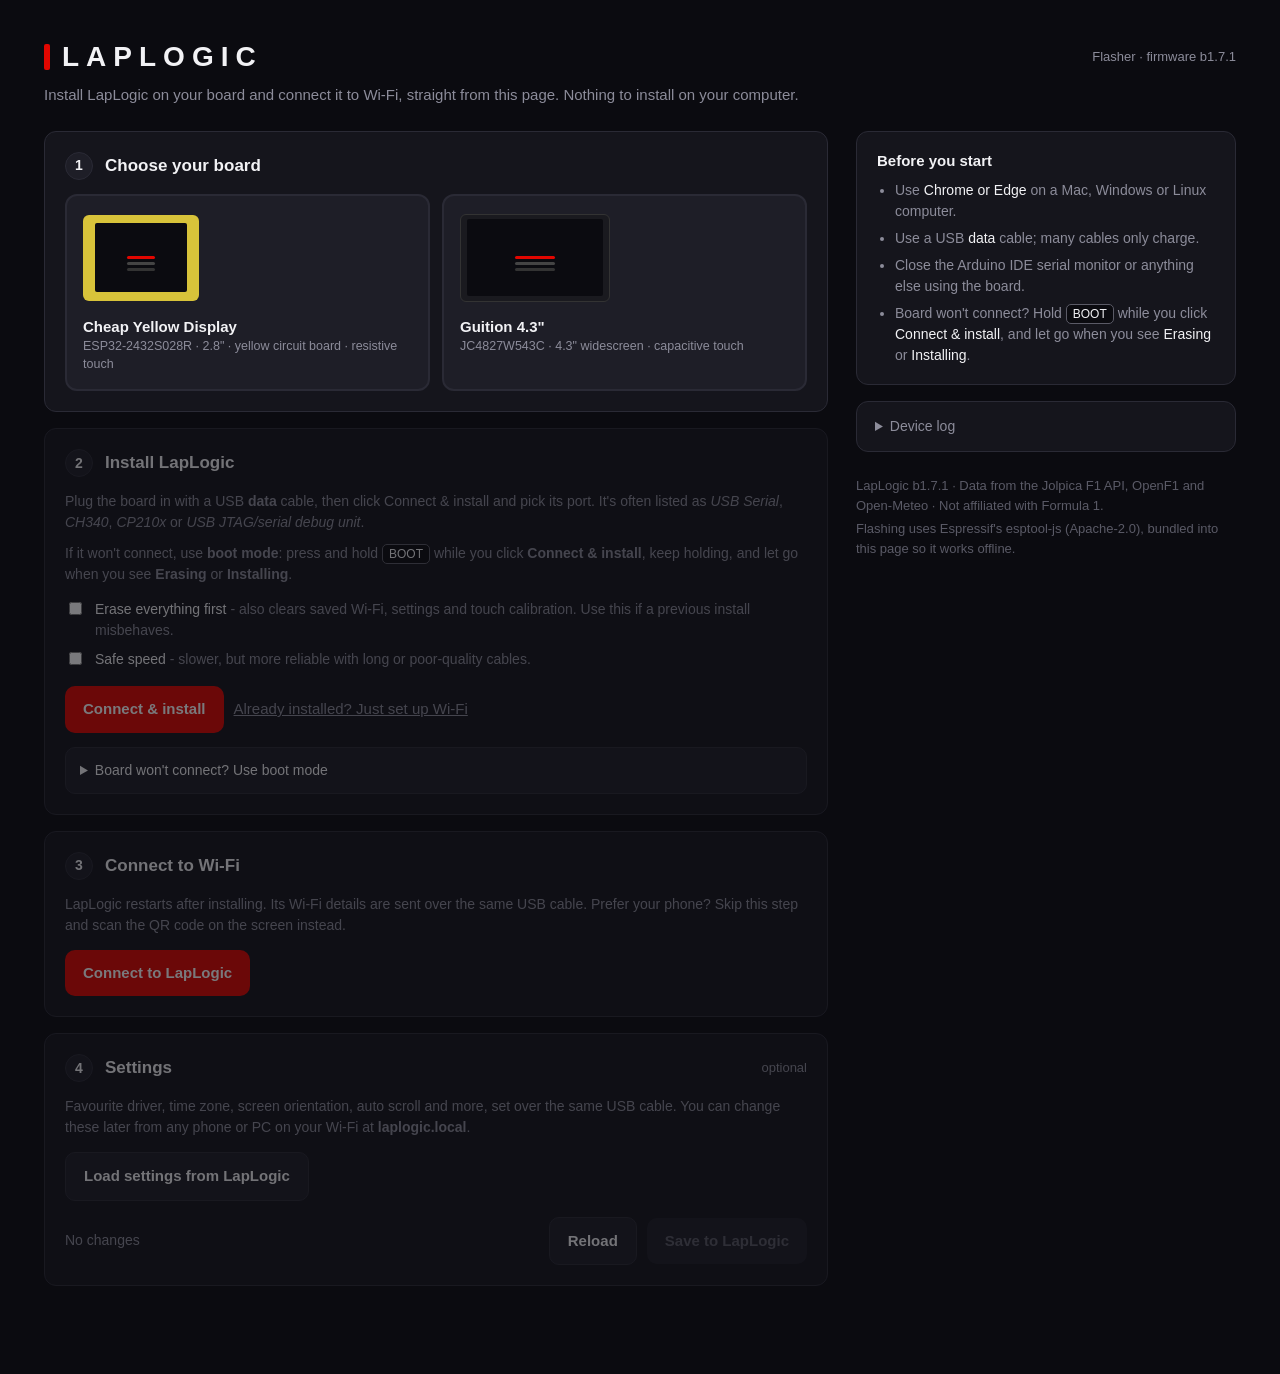
<file: index.html>
<!doctype html>
<html lang="en">
<head>
<meta charset="utf-8">
<meta name="viewport" content="width=device-width, initial-scale=1">
<title>LapLogic Flasher</title>
<meta http-equiv="refresh" content="0; url=LapLogic-Flasher.html">
<link rel="canonical" href="LapLogic-Flasher.html">
</head>
<body>
<p>Opening the <a href="LapLogic-Flasher.html">LapLogic flasher</a>…</p>
</body>
</html>
</file>
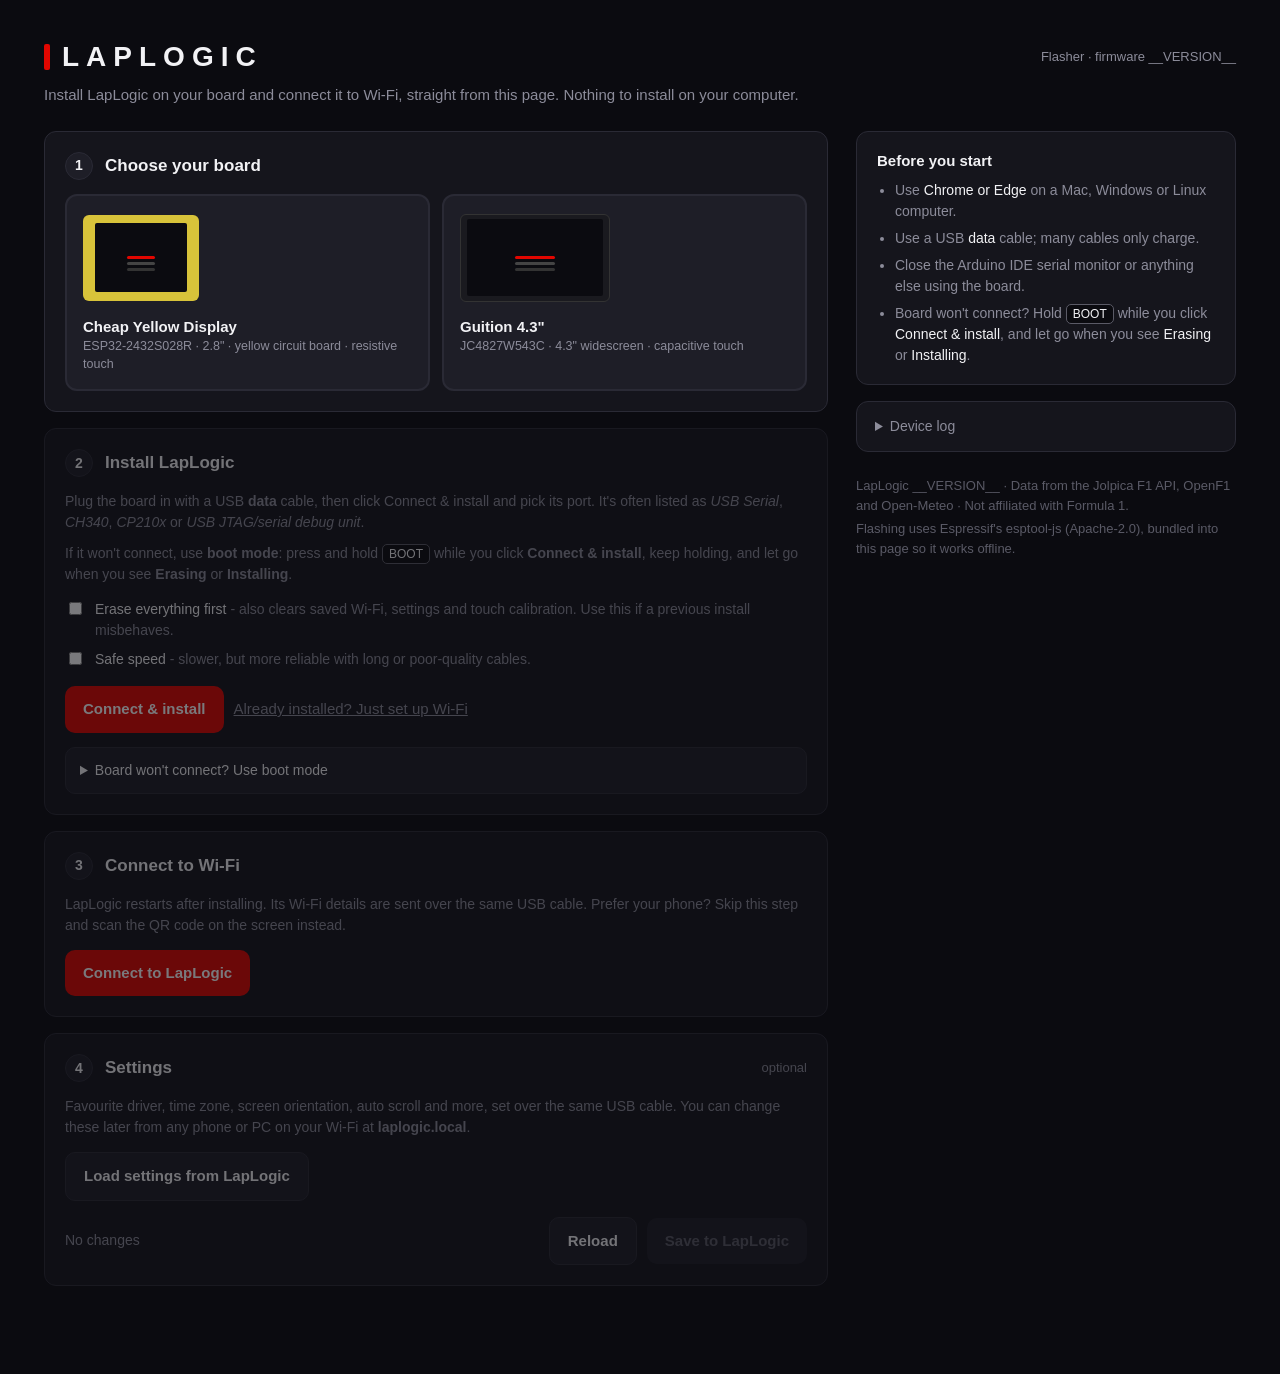
<file: tools/flasher.template.html>
<!doctype html>
<html lang="en">
<head>
<meta charset="utf-8">
<meta name="viewport" content="width=device-width, initial-scale=1">
<title>LapLogic Flasher</title>
<style>
:root {
  --bg: #0b0b10; --surface: #15151c; --surface2: #1e1e27; --line: #2a2a35;
  --text: #f2f2f5; --muted: #8c8c9a; --dim: #5a5a66;
  --accent: #e10600; --accent-2: #ff3b30; --ok: #2bd47d; --warn: #ffb800;
  --radius: 12px;
}
* { box-sizing: border-box; }
html, body { margin: 0; background: var(--bg); color: var(--text);
  font: 15px/1.5 -apple-system, BlinkMacSystemFont, "Segoe UI", Roboto, "Helvetica Neue", Arial, sans-serif; }
main { max-width: 1240px; margin: 0 auto; padding: 36px max(24px, env(safe-area-inset-right, 0px)) 72px max(24px, env(safe-area-inset-left, 0px)); }
.layout { display: grid; grid-template-columns: minmax(0, 1fr); gap: 20px; align-items: start; }
.col-main { min-width: 0; }
.col-side { min-width: 0; display: grid; gap: 16px; }
@media (min-width: 1080px) {
  .layout { grid-template-columns: minmax(0, 1fr) 380px; gap: 28px; }
  .col-side { position: sticky; top: 20px; }
  details.log pre { max-height: 62vh; }
  .step { padding: 26px 28px; }
}
a { color: var(--text); }
button { font: inherit; }

/* header */
.brand { display: flex; align-items: center; gap: 12px; margin-bottom: 6px; }
.brand .bar { width: 6px; height: 26px; background: var(--accent); border-radius: 2px; }
.brand h1 { margin: 0; font-size: 28px; letter-spacing: 7px; font-weight: 600; }
.brand .tag { margin-left: auto; color: var(--muted); font-size: 13px; }
.lede { color: var(--muted); margin: 0 0 24px; }

/* banners */
.banner { border-radius: var(--radius); padding: 14px 16px; margin-bottom: 18px; border: 1px solid; }
.banner.err { background: #2a0e0e; border-color: #5c1a1a; }
.banner.info { background: var(--surface); border-color: var(--line); color: var(--muted); }
.banner strong { color: var(--text); }

/* steps */
.step { background: var(--surface); border: 1px solid var(--line); border-radius: var(--radius);
  padding: 20px; margin-bottom: 16px; transition: opacity .2s; }
.step.locked { opacity: .45; pointer-events: none; }
.step-head { display: flex; align-items: center; gap: 12px; margin-bottom: 14px; }
.num { width: 28px; height: 28px; border-radius: 50%; display: grid; place-items: center;
  background: var(--surface2); border: 1px solid var(--line); font-weight: 600; font-size: 14px; flex: none; }
.step.done .num { background: var(--ok); border-color: var(--ok); color: #04150c; }
.step-head h2 { margin: 0; font-size: 17px; font-weight: 600; }
.step-head .aside { margin-left: auto; color: var(--muted); font-size: 13px; }
.hint { color: var(--muted); font-size: 14px; margin: 10px 0 0; }

/* board picker */
.boards { display: grid; grid-template-columns: 1fr 1fr; gap: 12px; }
.board { text-align: left; background: var(--surface2); border: 2px solid var(--line); border-radius: var(--radius);
  padding: 16px; color: var(--text); cursor: pointer; display: flex; flex-direction: column; gap: 12px; }
.board:hover { border-color: #3d3d4a; }
.board[aria-pressed="true"] { border-color: var(--accent); background: #1f1416; }
.board .pic { height: 92px; display: grid; place-items: center; }
.board b { font-size: 15px; }
.board small { color: var(--muted); display: block; line-height: 1.4; }
.dev { position: relative; border-radius: 6px; display: grid; place-items: center; }
.dev .scr { background: #0b0b10; border-radius: 2px; display: grid; place-items: center; overflow: hidden; }
.dev .scr i { display: block; width: 30%; height: 3px; background: var(--accent); border-radius: 2px; box-shadow: 0 6px 0 #444, 0 12px 0 #333; }
.dev.cyd { width: 116px; height: 86px; background: #d8c33a; }
.dev.cyd .scr { width: 92px; height: 69px; }
.dev.jc { width: 150px; height: 88px; background: #1a1a1f; border: 1px solid #333; }
.dev.jc .scr { width: 136px; height: 77px; }

/* buttons */
.row { display: flex; flex-wrap: wrap; gap: 10px; align-items: center; }
.btn { border: 0; border-radius: 10px; padding: 12px 18px; font-weight: 600; cursor: pointer;
  background: var(--accent); color: #fff; }
.btn:hover { background: var(--accent-2); }
.btn:disabled { background: var(--surface2); color: var(--dim); cursor: not-allowed; }
.btn.secondary { background: var(--surface2); color: var(--text); border: 1px solid var(--line); }
.btn.secondary:hover { border-color: #3d3d4a; }
.link { background: none; border: 0; color: var(--muted); text-decoration: underline; cursor: pointer; padding: 6px 0; }

/* options */
.opts { display: grid; gap: 8px; margin: 14px 0 16px; }
.opt { display: flex; gap: 10px; align-items: flex-start; color: var(--muted); font-size: 14px; }
.opt input { margin-top: 3px; accent-color: var(--accent); }
.opt b { color: var(--text); font-weight: 500; }

/* progress */
.progress { margin-top: 16px; display: none; }
.progress.show { display: block; }
.pbar { height: 10px; background: var(--surface2); border-radius: 6px; overflow: hidden; }
.pbar > div { height: 100%; width: 0; background: var(--accent); transition: width .2s; }
.pbar.ok > div { background: var(--ok); }
.pline { display: flex; justify-content: space-between; margin-top: 8px; font-size: 14px; color: var(--muted); }
.pline b { color: var(--text); font-weight: 500; }

/* status messages */
.msg { margin-top: 14px; padding: 12px 14px; border-radius: 10px; font-size: 14px; display: none; }
.msg.show { display: block; }
.msg.ok { background: #0c2318; border: 1px solid #1d5a3b; }
.msg.err { background: #2a0e0e; border: 1px solid #5c1a1a; }
.msg.wait { background: var(--surface2); border: 1px solid var(--line); color: var(--muted); }
.msg .big { display: block; font-size: 16px; color: var(--text); margin-bottom: 2px; font-weight: 600; }

/* wifi form */
.wifi { display: none; margin-top: 14px; }
.wifi.show { display: block; }
label.f { display: block; font-size: 13px; color: var(--muted); margin: 12px 0 6px; }
select, input[type=text], input[type=password] { width: 100%; background: var(--bg); color: var(--text);
  border: 1px solid var(--line); border-radius: 10px; padding: 11px 12px; font: inherit; }
select:focus, input:focus { outline: 2px solid var(--accent); outline-offset: -1px; }
.pw { position: relative; }
.pw button { position: absolute; right: 6px; top: 6px; bottom: 6px; border: 0; border-radius: 7px;
  background: var(--surface2); color: var(--muted); padding: 0 10px; cursor: pointer; }
.spin { display: inline-block; width: 14px; height: 14px; border: 2px solid var(--dim); border-top-color: var(--text);
  border-radius: 50%; animation: spin .8s linear infinite; vertical-align: -2px; margin-right: 8px; }
@keyframes spin { to { transform: rotate(360deg); } }

/* log */
details.log { margin-top: 0; background: var(--surface); border: 1px solid var(--line); border-radius: var(--radius); }
details.log summary { padding: 14px 18px; cursor: pointer; color: var(--muted); font-size: 14px; }
details.log .tools { display: flex; gap: 8px; padding: 0 18px 10px; }
details.log pre { margin: 0; padding: 12px 18px 18px; max-height: 320px; overflow: auto; font: 12px/1.45 ui-monospace, SFMono-Regular, Menlo, Consolas, monospace;
  color: #c9c9d3; white-space: pre-wrap; word-break: break-all; border-top: 1px solid var(--line); }
.small-btn { background: var(--surface2); color: var(--text); border: 1px solid var(--line); border-radius: 8px; padding: 6px 10px; font-size: 13px; cursor: pointer; }

/* download-mode guide */
details.guide { margin-top: 14px; background: var(--surface2); border: 1px solid var(--line); border-radius: 10px; }
details.guide[open] { border-color: #3d3d4a; }
details.guide.attention { border-color: var(--warn); }
details.guide summary { padding: 12px 14px; cursor: pointer; font-size: 14px; color: var(--text); }
details.guide .body { padding: 0 14px 14px; font-size: 14px; color: var(--muted); }
details.guide ol { margin: 6px 0 10px; padding-left: 20px; }
details.guide li { margin: 4px 0; }
details.guide b { color: var(--text); }
.kbd { display: inline-block; padding: 0 6px; border: 1px solid var(--dim); border-radius: 5px; font-size: 12px; color: var(--text); background: var(--bg); }
.btn.small { padding: 8px 14px; font-size: 14px; margin-top: 10px; }

.sidecard { background: var(--surface); border: 1px solid var(--line); border-radius: var(--radius); padding: 18px 20px; }
.sidecard h3 { margin: 0 0 8px; font-size: 15px; font-weight: 600; }
.sidecard ul { margin: 0; padding-left: 18px; color: var(--muted); font-size: 14px; display: grid; gap: 6px; }
.sidecard b { color: var(--text); font-weight: 500; }
/* settings step */
.setbar { display: flex; flex-wrap: wrap; gap: 10px; align-items: center; margin-top: 16px; }
.setbar .msgline { color: var(--muted); font-size: 14px; flex: 1; min-width: 160px; }
#setForm { margin-top: 14px; }
#setForm .llf section { background: var(--surface2); }
/*FORM_CSS*/
footer { color: var(--dim); font-size: 13px; margin-top: 4px; }
footer p { margin: 4px 0; }

@media (max-width: 560px) {
  .boards { grid-template-columns: 1fr; }
  .brand .tag { display: none; }
}
</style>
</head>
<body>
<main>
  <div class="brand"><div class="bar"></div><h1>LAPLOGIC</h1><span class="tag">Flasher · firmware __VERSION__</span></div>
  <p class="lede">Install LapLogic on your board and connect it to Wi-Fi, straight from this page. Nothing to install on your computer.</p>

  <div class="layout">
  <div class="col-main">
  <div id="unsupported" class="banner err" hidden>
    <strong>This browser can't talk to USB devices.</strong><br>
    Open this file in <strong>Google Chrome</strong> or <strong>Microsoft Edge</strong> on a Mac, Windows or Linux computer.
    (Firefox, Safari and phones don't support Web Serial.)
  </div>

  <!-- 1. Board -->
  <section class="step" id="step1">
    <div class="step-head"><div class="num">1</div><h2>Choose your board</h2></div>
    <div class="boards">
      <button class="board" data-board="cyd" aria-pressed="false">
        <div class="pic"><div class="dev cyd"><div class="scr"><i></i></div></div></div>
        <div><b>Cheap Yellow Display</b><small>ESP32-2432S028R · 2.8" · yellow circuit board · resistive touch</small></div>
      </button>
      <button class="board" data-board="jc" aria-pressed="false">
        <div class="pic"><div class="dev jc"><div class="scr"><i></i></div></div></div>
        <div><b>Guition 4.3"</b><small>JC4827W543C · 4.3" widescreen · capacitive touch</small></div>
      </button>
    </div>
  </section>

  <!-- 2. Install -->
  <section class="step locked" id="step2">
    <div class="step-head"><div class="num">2</div><h2>Install LapLogic</h2><span class="aside" id="fwInfo"></span></div>
    <p class="hint" style="margin-top:0">Plug the board in with a USB <b>data</b> cable, then click Connect &amp; install and pick its port.
      It's often listed as <i>USB Serial</i>, <i>CH340</i>, <i>CP210x</i> or <i>USB JTAG/serial debug unit</i>.</p>
    <p class="hint">If it won't connect, use <b>boot mode</b>: press and hold <span class="kbd">BOOT</span> while you click
      <b>Connect &amp; install</b>, keep holding, and let go when you see <b>Erasing</b> or <b>Installing</b>.</p>
    <div class="opts">
      <label class="opt"><input type="checkbox" id="optErase"><span><b>Erase everything first</b> - also clears saved Wi-Fi, settings and touch calibration. Use this if a previous install misbehaves.</span></label>
      <label class="opt"><input type="checkbox" id="optSlow"><span><b>Safe speed</b> - slower, but more reliable with long or poor-quality cables.</span></label>
    </div>
    <div class="row">
      <button class="btn" id="btnInstall">Connect &amp; install</button>
      <button class="link" id="btnSkipToWifi">Already installed? Just set up Wi-Fi</button>
    </div>
    <div class="progress" id="prog">
      <div class="pbar" id="pbar"><div></div></div>
      <div class="pline"><span id="pstage">Connecting...</span><b id="ppct"></b></div>
    </div>
    <div class="msg" id="installMsg"></div>
    <details class="guide" id="bootGuide">
      <summary>Board won't connect? Use boot mode</summary>
      <div class="body">
        <p style="margin:4px 0">Most boards switch into boot mode by themselves. If yours doesn't, hold its
          <span class="kbd">BOOT</span> button while you connect<span id="bootWhere"></span>.</p>
        <ol>
          <li>Press and <b>hold</b> <span class="kbd">BOOT</span>.</li>
          <li>While holding it, click <b>Connect &amp; install</b> and pick the port.</li>
          <li>Keep holding until the progress bar says <b>Erasing</b> or <b>Installing</b>, then let go.</li>
        </ol>
        <p style="margin:4px 0">Still won't connect? Unplug the board, hold <span class="kbd">BOOT</span> while you plug it
          back in, then click <b>Connect &amp; install</b>. Ticking <b>Safe speed</b> also helps with long cables.</p>
        <p style="margin:4px 0">If the screen stays blank after installing, press <span class="kbd">RST</span> once (or unplug and replug).</p>
      </div>
    </details>
  </section>

  <!-- 3. Wi-Fi -->
  <section class="step locked" id="step3">
    <div class="step-head"><div class="num">3</div><h2>Connect to Wi-Fi</h2></div>
    <p class="hint" style="margin-top:0" id="wifiIntro">LapLogic restarts after installing. Its Wi-Fi details are sent over the same USB cable.
      Prefer your phone? Skip this step and scan the QR code on the screen instead.</p>
    <div class="row" id="wifiStartRow" style="margin-top:14px">
      <button class="btn" id="btnWifiConnect">Connect to LapLogic</button>
    </div>
    <div class="msg" id="wifiWait"></div>
    <div class="wifi" id="wifiForm">
      <label class="f" for="ssidSel">Network</label>
      <select id="ssidSel"></select>
      <div id="ssidOtherWrap" hidden>
        <label class="f" for="ssidOther">Network name</label>
        <input type="text" id="ssidOther" autocomplete="off" spellcheck="false">
      </div>
      <label class="f" for="pass">Password</label>
      <div class="pw"><input type="password" id="pass" autocomplete="off"><button type="button" id="togglePw">Show</button></div>
      <p class="hint">2.4 GHz networks only. If your router has separate 2.4 and 5 GHz names, pick the 2.4 GHz one.</p>
      <div class="row" style="margin-top:14px">
        <button class="btn" id="btnSendWifi">Connect LapLogic</button>
        <button class="btn secondary" id="btnRescan">Scan again</button>
      </div>
    </div>
    <div class="msg" id="wifiMsg"></div>
  </section>

  <!-- 4. Settings -->
  <section class="step locked" id="step4">
    <div class="step-head"><div class="num">4</div><h2>Settings</h2><span class="aside">optional</span></div>
    <p class="hint" style="margin-top:0">Favourite driver, time zone, screen orientation, auto scroll and more, set over the same USB cable.
      You can change these later from any phone or PC on your Wi-Fi at <b>laplogic.local</b>.</p>
    <div class="row" id="setStartRow" style="margin-top:14px">
      <button class="btn secondary" id="btnLoadSettings">Load settings from LapLogic</button>
    </div>
    <div class="msg" id="setWait"></div>
    <div id="setForm"></div>
    <div class="setbar" id="setBar" hidden>
      <span class="msgline" id="setCount">No changes</span>
      <button class="btn secondary" id="btnReloadSettings">Reload</button>
      <button class="btn" id="btnSaveSettings" disabled>Save to LapLogic</button>
    </div>
    <div class="msg" id="setMsg"></div>
  </section>

  </div>
  <aside class="col-side">
  <div class="sidecard">
    <h3>Before you start</h3>
    <ul>
      <li>Use <b>Chrome or Edge</b> on a Mac, Windows or Linux computer.</li>
      <li>Use a USB <b>data</b> cable; many cables only charge.</li>
      <li>Close the Arduino IDE serial monitor or anything else using the board.</li>
      <li>Board won't connect? Hold <span class="kbd">BOOT</span> while you click <b>Connect &amp; install</b>, and let go when you see <b>Erasing</b> or <b>Installing</b>.</li>
    </ul>
  </div>
  <details class="log" id="logBox">
    <summary>Device log</summary>
    <div class="tools"><button class="small-btn" id="btnCopyLog">Copy</button><button class="small-btn" id="btnSaveLog">Save as file</button><button class="small-btn" id="btnClearLog">Clear</button></div>
    <pre id="log"></pre>
  </details>

  <footer>
    <p>LapLogic __VERSION__ · Data from the Jolpica F1 API, OpenF1 and Open-Meteo · Not affiliated with Formula 1.</p>
    <p>Flashing uses Espressif's esptool-js (Apache-2.0), bundled into this page so it works offline.</p>
  </footer>
  </aside>
  </div>
</main>

<script type="application/octet-stream" id="fw-cyd" data-chip="ESP32" data-name="Cheap Yellow Display">__FW_CYD__</script>
<script type="application/octet-stream" id="fw-jc" data-chip="ESP32-S3" data-name="Guition 4.3&quot;">__FW_JC__</script>
<script>/*ESPTOOL*/</script>
<script>/*FORM_JS*/</script>
<script>
"use strict";
(() => {
const $ = (id) => document.getElementById(id);
const VERSION = "__VERSION__";
const TIMEZONES = __TZ_LIST__;
const BOARDS = {
  cyd: { el: "fw-cyd", chip: "ESP32",    name: "Cheap Yellow Display" },
  jc:  { el: "fw-jc",  chip: "ESP32-S3", name: 'Guition 4.3"' },
};
let board = null;
let port = null;          // the SerialPort we're working with
let busy = false;

// ------------------------------------------------------------ log
const logEl = $("log");
let logLines = [];
let partial = "";
function logText(text) {
  partial += text;
  const parts = partial.split(/\r?\n/);
  partial = parts.pop();
  for (const p of parts) pushLine(p);
}
function logNote(text) { if (partial) { pushLine(partial); partial = ""; } pushLine("» " + text); }
function pushLine(line) {
  logLines.push(line);
  if (logLines.length > 800) logLines = logLines.slice(-600);
  const atBottom = logEl.scrollTop + logEl.clientHeight >= logEl.scrollHeight - 8;
  logEl.textContent = logLines.join("\n");
  if (atBottom) logEl.scrollTop = logEl.scrollHeight;
}
$("btnCopyLog").onclick = async () => {
  try { await navigator.clipboard.writeText(logLines.join("\n")); $("btnCopyLog").textContent = "Copied"; setTimeout(() => $("btnCopyLog").textContent = "Copy", 1200); } catch (e) {}
};
$("btnSaveLog").onclick = () => {
  const a = document.createElement("a");
  a.href = URL.createObjectURL(new Blob([logLines.join("\n")], { type: "text/plain" }));
  a.download = "laplogic-log.txt"; a.click(); setTimeout(() => URL.revokeObjectURL(a.href), 1000);
};
$("btnClearLog").onclick = () => { logLines = []; partial = ""; logEl.textContent = ""; };

// ------------------------------------------------------------ ui helpers
function show(id, kind, html) { const e = $(id); e.className = "msg show " + kind; e.innerHTML = html; }
function hide(id) { const e = $(id); e.className = "msg"; e.innerHTML = ""; }
function setStep(n, state) {
  if (n === 3 && state === "open" && $("step4").classList.contains("locked")) setStep(4, "open");
  $("step" + n).classList.toggle("locked", state === "locked");
  $("step" + n).classList.toggle("done", state === "done");
}
function progress(stage, pct, ok) {
  $("prog").classList.add("show");
  $("pstage").textContent = stage;
  $("ppct").textContent = pct == null ? "" : Math.round(pct) + "%";
  $("pbar").firstElementChild.style.width = (pct == null ? 0 : pct) + "%";
  $("pbar").classList.toggle("ok", !!ok);
}
function esc(s) { return String(s).replace(/[&<>"']/g, c => ({ "&": "&amp;", "<": "&lt;", ">": "&gt;", '"': "&quot;", "'": "&#39;" }[c])); }
const sleep = (ms) => new Promise(r => setTimeout(r, ms));

// ------------------------------------------------------------ firmware
function firmware(key) {
  const el = $(BOARDS[key].el);
  if (!el._bytes) {
    const b64 = el.textContent.replace(/\s+/g, "");
    const bin = atob(b64);
    const u8 = new Uint8Array(bin.length);
    for (let i = 0; i < bin.length; i++) u8[i] = bin.charCodeAt(i);
    el._bytes = u8;
  }
  return el._bytes;
}

// MD5 for verifying what was written (esptool compares against the chip's own hash)
function md5(bytes) {
  const K = new Uint32Array(64), S = [7,12,17,22,7,12,17,22,7,12,17,22,7,12,17,22,5,9,14,20,5,9,14,20,5,9,14,20,5,9,14,20,4,11,16,23,4,11,16,23,4,11,16,23,4,11,16,23,6,10,15,21,6,10,15,21,6,10,15,21,6,10,15,21];
  for (let i = 0; i < 64; i++) K[i] = Math.floor(Math.abs(Math.sin(i + 1)) * 4294967296) >>> 0;
  const len = bytes.length, nBlocks = ((len + 8) >>> 6) + 1;
  const words = new Uint32Array(nBlocks * 16);
  for (let i = 0; i < len; i++) words[i >> 2] |= bytes[i] << ((i % 4) * 8);
  words[len >> 2] |= 0x80 << ((len % 4) * 8);
  words[nBlocks * 16 - 2] = (len * 8) >>> 0;
  words[nBlocks * 16 - 1] = Math.floor(len / 536870912) >>> 0;
  let a0 = 0x67452301, b0 = 0xefcdab89, c0 = 0x98badcfe, d0 = 0x10325476;
  for (let blk = 0; blk < nBlocks; blk++) {
    let A = a0, B = b0, C = c0, D = d0;
    for (let i = 0; i < 64; i++) {
      let F, g;
      if (i < 16) { F = (B & C) | (~B & D); g = i; }
      else if (i < 32) { F = (D & B) | (~D & C); g = (5 * i + 1) % 16; }
      else if (i < 48) { F = B ^ C ^ D; g = (3 * i + 5) % 16; }
      else { F = C ^ (B | ~D); g = (7 * i) % 16; }
      F = (F + A + K[i] + words[blk * 16 + g]) >>> 0;
      A = D; D = C; C = B;
      B = (B + ((F << S[i]) | (F >>> (32 - S[i])))) >>> 0;
    }
    a0 = (a0 + A) >>> 0; b0 = (b0 + B) >>> 0; c0 = (c0 + C) >>> 0; d0 = (d0 + D) >>> 0;
  }
  return [a0, b0, c0, d0].map(v => [0, 8, 16, 24].map(s => ((v >>> s) & 255).toString(16).padStart(2, "0")).join("")).join("");
}
window.__laplogicMd5 = md5;   // used by the self-test

// ------------------------------------------------------------ board picker
document.querySelectorAll(".board").forEach(b => b.addEventListener("click", () => selectBoard(b.dataset.board)));
function selectBoard(key) {
  board = key;
  $("bootWhere").textContent = key === "cyd" ? ", usually on the edge next to the USB socket" : ", usually on the back of the board";
  document.querySelectorAll(".board").forEach(b => b.setAttribute("aria-pressed", String(b.dataset.board === key)));
  setStep(1, "done");
  if (!busy) setStep(2, "open");
  const size = (firmware(key).length / 1048576).toFixed(2);
  $("fwInfo").textContent = `${VERSION}${VERSION[0] === "b" ? " (beta)" : ""} · ${size} MB`;
  hide("installMsg");
}

// ------------------------------------------------------------ install
function isUnplugError(e) { return /disconnected|device has been lost|NetworkError|The device has been lost|unplugged/i.test(String(e && (e.message || e))); }
function isNoResponse(e) { return /Failed to connect|Timeout|timed out|No serial data|wrong boot mode/i.test(String(e && (e.message || e))); }

function openBootGuide() {
  const g = $("bootGuide");
  g.open = true;
  g.classList.add("attention");
}

function friendlyError(e) {
  const m = String(e && (e.message || e)) || "Unknown error";
  if (isNoResponse(e))
    return "The board didn't respond, so it needs boot mode. Press and hold <b>BOOT</b>, click <b>Connect &amp; install</b> again, and let go when you see <b>Erasing</b> or <b>Installing</b>. Ticking <b>Safe speed</b> can also help.";
  if (/open|already open|busy|Access denied|NetworkError/i.test(m))
    return "The port is in use. Close the Arduino IDE serial monitor or any other app using the board, then try again.";
  if (isUnplugError(e))
    return "The board was unplugged or lost power. Plug it back in and retry. A half-finished install does no harm; it's simply written again.";
  return esc(m);
}

$("btnInstall").onclick = async () => {
  if (!board || busy) return;
  busy = true;
  $("btnInstall").disabled = true;
  hide("installMsg");
  let transport = null;
  try {
    try { port = await navigator.serial.requestPort(); }
    catch (e) { if (e.name === "NotFoundError") return; throw e; }   // user cancelled the picker

    progress("Connecting to the board...", null);
    logNote("Connecting...");
    transport = new esptool.Transport(port, false);
    const terminal = { clean() {}, writeLine: (d) => logText(d + "\n"), write: (d) => logText(d) };
    const loader = new esptool.ESPLoader({
      transport, baudrate: $("optSlow").checked ? 115200 : 921600, romBaudrate: 115200, terminal, debugLogging: false,
    });
    const chipDesc = await loader.main();
    const chip = loader.chip.CHIP_NAME;
    logNote(`Found ${chipDesc}`);

    if (chip !== BOARDS[board].chip) {
      const other = Object.keys(BOARDS).find(k => BOARDS[k].chip === chip);
      await transport.disconnect().catch(() => {});
      transport = null;
      $("prog").classList.remove("show");
      show("installMsg", "err",
        `<span class="big">That board has an ${esc(chip)}, not an ${esc(BOARDS[board].chip)}</span>` +
        (other ? `It looks like a <b>${esc(BOARDS[other].name)}</b>. <button class="link" id="switchBoard">Switch to that and try again</button>`
               : `LapLogic doesn't support this board.`));
      if (other) $("switchBoard").onclick = () => { selectBoard(other); $("btnInstall").click(); };
      return;
    }

    const image = firmware(board);
    if ($("optErase").checked) {
      progress("Erasing the whole flash (about 15 seconds). You can let go of BOOT...", null);
      await loader.eraseFlash();
    }
    progress("Installing... (you can let go of BOOT)", 0);
    // Write everything except the settings area (0x9000-0xDFFF), so Wi-Fi and settings survive
    // an update. "Erase everything first" above clears them on purpose.
    const NVS_START = 0x9000, NVS_END = 0xE000;
    await loader.writeFlash({
      fileArray: [{ data: image.subarray(0, NVS_START), address: 0 },
                  { data: image.subarray(NVS_END), address: NVS_END }],
      flashMode: "keep", flashFreq: "keep", flashSize: "keep",
      eraseAll: false, compress: true,
      // per part: bytes sent / that part's compressed size; weight the parts by their real size
      reportProgress: (i, sent, total) => {
        const a = NVS_START, b = image.length - NVS_END, f = total ? sent / total : 0;
        progress("Installing... (you can let go of BOOT)", (i ? a + f * b : f * a) / (a + b) * 100);
      },
      calculateMD5Hash: (img) => md5(img),
    });
    progress("Verified. Restarting LapLogic...", 100, true);
    await loader.after("hard_reset");
    await transport.disconnect().catch(() => {});
    transport = null;
    logNote("Install complete");

    $("bootGuide").classList.remove("attention");
    show("installMsg", "ok", `<span class="big">LapLogic is installed</span>` +
      (board === "cyd" ? "The screen will ask you to <b>tap three red crosses</b> to calibrate touch. Do that, then carry on below."
                       : "You should see the LapLogic logo on the screen.") +
      ` If the screen stays blank, press the board's <span class="kbd">RST</span> button once.`);
    setStep(2, "done");
    setStep(3, "open");
    $("wifiIntro").scrollIntoView({ behavior: "smooth", block: "center" });
    startWifi(true);
  } catch (e) {
    console.error(e);
    logNote("Error: " + (e && e.message || e));
    $("prog").classList.remove("show");
    show("installMsg", "err", `<span class="big">Install didn't finish</span>${friendlyError(e)}` +
      `<br><button class="btn small" id="btnRetryInstall">Retry install</button>`);
    $("btnRetryInstall").onclick = () => $("btnInstall").click();
    if (isNoResponse(e)) openBootGuide();
    if (transport) await transport.disconnect().catch(() => {});
  } finally {
    busy = false;
    $("btnInstall").disabled = false;
  }
};

$("btnSkipToWifi").onclick = () => { setStep(3, "open"); $("step3").scrollIntoView({ behavior: "smooth", block: "center" }); };

// ------------------------------------------------------------ Improv Wi-Fi over serial
const HDR = [73, 77, 80, 82, 79, 86];   // "IMPROV"
class Improv {
  constructor(port) { this.port = port; this.buf = []; this.waiters = []; this.closed = false; this.decoder = new TextDecoder(); }
  async open() {
    await this.port.open({ baudRate: 115200 });
    // Release reset/boot lines so the board runs normally
    try { await this.port.setSignals({ dataTerminalReady: false, requestToSend: false }); } catch (e) {}
    this.readLoop();
  }
  async readLoop() {
    while (!this.closed && this.port.readable) {
      this.reader = this.port.readable.getReader();
      try {
        for (;;) {
          const { value, done } = await this.reader.read();
          if (done) break;
          if (value) this.feed(value);
        }
      } catch (e) { if (!this.closed) logNote("Serial: " + e.message); }
      finally { try { this.reader.releaseLock(); } catch (e) {} }
      if (this.closed) break;
      await sleep(100);
      if (!this.port.readable) break;
    }
  }
  feed(bytes) {
    for (const b of bytes) this.buf.push(b);
    for (;;) {
      const i = this.findHeader();
      if (i < 0) {   // no packet start: everything except a possible partial header is log text
        const keep = Math.min(this.buf.length, 5);
        this.flushText(this.buf.length - keep);
        return;
      }
      if (i > 0) this.flushText(i);
      if (this.buf.length < 9) return;
      const len = this.buf[8], total = 9 + len + 1;
      if (this.buf.length < total) return;
      const pkt = this.buf.splice(0, total);
      let sum = 0; for (let k = 0; k < total - 1; k++) sum = (sum + pkt[k]) & 255;
      if (sum !== pkt[total - 1] || pkt[6] !== 1) { logNote("Ignored a corrupted packet"); continue; }
      if (this.buf[0] === 10) this.buf.shift();   // newline after each packet
      this.dispatch(pkt[7], pkt.slice(9, 9 + len));
    }
  }
  findHeader() {
    outer: for (let i = 0; i + 6 <= this.buf.length; i++) {
      for (let k = 0; k < 6; k++) if (this.buf[i + k] !== HDR[k]) continue outer;
      return i;
    }
    // a header might be split across reads: report "not found" but keep the tail
    return -1;
  }
  flushText(n) {
    if (n <= 0) return;
    const chunk = this.buf.splice(0, n);
    logText(this.decoder.decode(new Uint8Array(chunk), { stream: true }));
  }
  dispatch(type, data) {
    const ev = { type, data };
    if (type === 4) {   // RPC result: cmd, len, then length-prefixed strings
      const strs = []; let p = 2;
      while (p < data.length) { const l = data[p++]; strs.push(new TextDecoder().decode(new Uint8Array(data.slice(p, p + l)))); p += l; }
      ev.cmd = data[0]; ev.strings = strs;
    }
    for (const w of [...this.waiters]) if (w.match(ev)) { this.waiters.splice(this.waiters.indexOf(w), 1); w.resolve(ev); }
    if (this.onEvent) this.onEvent(ev);
  }
  wait(match, timeoutMs) {
    return new Promise((resolve, reject) => {
      const w = { match, resolve };
      this.waiters.push(w);
      setTimeout(() => { const i = this.waiters.indexOf(w); if (i >= 0) { this.waiters.splice(i, 1); reject(new Error("timeout")); } }, timeoutMs);
    });
  }
  async send(cmd, payload = []) {
    const data = [cmd, payload.length, ...payload];
    const pkt = [...HDR, 1, 3, data.length, ...data];
    let sum = 0; for (const b of pkt) sum = (sum + b) & 255;
    pkt.push(sum);
    const w = this.port.writable.getWriter();
    try { await w.write(new Uint8Array(pkt)); } finally { w.releaseLock(); }
  }
  async close() {
    this.closed = true;
    try { await this.reader?.cancel(); } catch (e) {}
    try { await this.port.close(); } catch (e) {}
  }
}
window.__LapLogicImprov = Improv;   // used by the self-test

let improv = null;
let networks = [];
let unplugged = false;     // the board vanished during Wi-Fi setup
let closing = Promise.resolve();   // an old connection still shutting down (same port object - must finish first)
let lastInfo = null;       // USB ids of the board we were talking to, to spot it coming back

function sameDevice(p) {
  if (!lastInfo || !p.getInfo) return false;
  const i = p.getInfo();
  return i.usbVendorId === lastInfo.usbVendorId && i.usbProductId === lastInfo.usbProductId;
}

function showUnplugged() {
  $("wifiForm").classList.remove("show");
  hide("wifiWait");
  $("wifiStartRow").style.display = "";
  $("btnWifiConnect").textContent = "Reconnect";
  show("wifiMsg", "err", `<span class="big">LapLogic was unplugged</span>Plug it back in and this page will reconnect by itself. If it doesn't, click Reconnect.`);
}

async function openPortWithRetry(p, ms) {
  // Boards with native USB re-appear as a new device after a reset; wait for them.
  const info = p.getInfo ? p.getInfo() : {};
  const until = Date.now() + ms;
  let lastErr;
  while (Date.now() < until) {
    try { const imp = new Improv(p); await imp.open(); return imp; }
    catch (e) {
      lastErr = e;
      await sleep(700);
      const ports = await navigator.serial.getPorts();
      const again = ports.find(x => { const i = x.getInfo(); return i.usbVendorId === info.usbVendorId && i.usbProductId === info.usbProductId; });
      if (again) p = again;
    }
  }
  throw lastErr || new Error("Couldn't open the port");
}

$("btnWifiConnect").onclick = async () => {
  // after an unplug, reuse the board we already have permission for if it's back
  if (unplugged && navigator.serial) {
    const back = (await navigator.serial.getPorts()).find(sameDevice);
    if (back) { port = back; startWifi(true); return; }
  }
  startWifi(false);
};

// Opens the serial port and waits until LapLogic answers. Returns { state, urlReply } or null if
// the person cancelled the port picker. `waitId` is the message box to show progress in.
async function connectBoard(afterInstall, waitId) {
    if (improv) { closing = improv.close(); improv = null; }
    await closing.catch(() => {});
    if (!afterInstall || !port) {
      try { port = await navigator.serial.requestPort(); }
      catch (e) { if (e.name === "NotFoundError") return null; throw e; }
    }
    show(waitId, "wait", `<span class="spin"></span>Opening the connection...`);
    improv = await openPortWithRetry(port, afterInstall ? 15000 : 4000);
    port = improv.port;
    lastInfo = port.getInfo ? port.getInfo() : null;
    unplugged = false;
    logNote("Waiting for LapLogic to answer...");

    // Ask for its state until it answers (it may be calibrating or still starting)
    const started = Date.now();
    let state = null;
    let urlReply = null;
    while (!state) {
      const secs = Math.round((Date.now() - started) / 1000);
      let note = "Waiting for LapLogic to start...";
      if (board !== "jc") note += " If the screen shows red crosses, tap the centre of each one.";
      if (secs > 20) note += " The first start can take up to a minute.";
      show(waitId, "wait", `<span class="spin"></span>${note}`);
      // listen for both replies before asking, so neither can slip past
      const pState = improv.wait(ev => ev.type === 1, 1500);
      pState.catch(() => {});   // handled below; stops an "unhandled rejection" if the board vanishes first
      urlReply = improv.wait(ev => ev.type === 4 && ev.cmd === 2, 3000).catch(() => null);
      try {
        if (unplugged) throw new Error("unplugged");
        await improv.send(0x02);
        state = await pState;
      } catch (e) {
        if (unplugged || isUnplugError(e)) throw new Error("unplugged");
        if (Date.now() - started > 150000) throw new Error("no-answer");
      }
    }

    const info = await improv.send(0x03).then(() => improv.wait(ev => ev.type === 4 && ev.cmd === 3, 3000)).catch(() => null);
    if (info) logNote(`Talking to ${info.strings[0]} ${info.strings[1]} on ${info.strings[2]}`);
    hide(waitId);
    setStep(4, "open");
    return { state, urlReply };
}

async function startWifi(afterInstall) {
  if (busy) return;
  busy = true;
  hide("wifiMsg");
  $("wifiForm").classList.remove("show");
  $("wifiStartRow").style.display = "none";
  try {
    const c = await connectBoard(afterInstall, "wifiWait");
    if (!c) { $("wifiStartRow").style.display = ""; return; }
    const { state, urlReply } = c;

    if (state.data[0] === 4) {   // already provisioned
      const res = await urlReply;
      const url = res && res.strings[0];
      show("wifiMsg", "ok", `<span class="big">LapLogic is already online</span>` +
        (url ? `Settings: <a href="${esc(url)}" target="_blank" rel="noopener">${esc(url)}</a> or <a href="http://laplogic.local" target="_blank" rel="noopener">laplogic.local</a>. ` : "") +
        `To move it to a different network, choose one below.`);
    }
    await scan();
  } catch (e) {
    console.error(e);
    hide("wifiWait");
    $("wifiStartRow").style.display = "";
    $("btnWifiConnect").textContent = "Try again";
    if (e.message === "unplugged" || isUnplugError(e)) showUnplugged();
    else if (e.message === "no-answer")
      show("wifiMsg", "err", `<span class="big">LapLogic didn't answer</span>Make sure LapLogic is installed and the board is plugged in. Unplug it, plug it back in, then click Try again. The device log below shows what the board printed.`);
    else show("wifiMsg", "err", `<span class="big">Couldn't connect to the board</span>${friendlyError(e)}`);
  } finally {
    busy = false;
  }
}

async function scan() {
  show("wifiWait", "wait", `<span class="spin"></span>Looking for Wi-Fi networks...`);
  $("btnRescan").disabled = true;
  const found = [];
  try {
    const imp = improv;   // this connection, even if a reconnect replaces `improv` meanwhile
    const done = new Promise((resolve) => {
      const prev = imp.onEvent;
      let t = null;
      const finish = () => { clearTimeout(t); imp.onEvent = prev; resolve(); };
      imp.onEvent = (ev) => {
        if (prev) prev(ev);
        if (ev.type === 4 && ev.cmd === 4) {
          if (ev.strings.length === 0) finish();
          else found.push({ ssid: ev.strings[0], rssi: parseInt(ev.strings[1], 10), secure: ev.strings[2] === "YES" });
        }
      };
      t = setTimeout(finish, 15000);
    });
    await imp.send(0x04);
    await done;
  } catch (e) { logNote("Scan failed: " + e.message); }
  $("btnRescan").disabled = false;
  hide("wifiWait");

  networks = found.sort((a, b) => b.rssi - a.rssi);
  const sel = $("ssidSel");
  sel.innerHTML = "";
  for (const n of networks) {
    const o = document.createElement("option");
    const bars = n.rssi > -60 ? "▂▄▆█" : n.rssi > -70 ? "▂▄▆" : n.rssi > -80 ? "▂▄" : "▂";
    o.value = n.ssid; o.textContent = `${n.ssid}   ${bars}${n.secure ? "" : "  (open)"}`;
    sel.appendChild(o);
  }
  const other = document.createElement("option");
  other.value = "\u0000other"; other.textContent = networks.length ? "Other network..." : "Type the network name...";
  sel.appendChild(other);
  sel.onchange = () => { $("ssidOtherWrap").hidden = sel.value !== "\u0000other"; updatePwState(); };
  sel.onchange();
  $("wifiForm").classList.add("show");
  if (!networks.length) show("wifiMsg", "wait", "No networks found. Type your network's name instead, or click Scan again.");
}

function chosenSsid() { const v = $("ssidSel").value; return v === "\u0000other" ? $("ssidOther").value.trim() : v; }
function updatePwState() {
  const n = networks.find(x => x.ssid === $("ssidSel").value);
  $("pass").placeholder = n && !n.secure ? "No password needed" : "";
}
$("togglePw").onclick = () => { const p = $("pass"); p.type = p.type === "password" ? "text" : "password"; $("togglePw").textContent = p.type === "password" ? "Show" : "Hide"; };
$("btnRescan").onclick = () => { hide("wifiMsg"); scan(); };

$("btnSendWifi").onclick = async () => {
  const ssid = chosenSsid(), pass = $("pass").value;
  const enc = new TextEncoder();
  const s = enc.encode(ssid), p = enc.encode(pass);
  if (!ssid) { show("wifiMsg", "err", "Choose or type a network name."); return; }
  if (s.length > 32) { show("wifiMsg", "err", "That network name is too long (32 characters at most)."); return; }
  if (p.length > 64) { show("wifiMsg", "err", "That password is too long (64 characters at most)."); return; }
  $("btnSendWifi").disabled = true;
  hide("wifiMsg");
  show("wifiWait", "wait", `<span class="spin"></span>Connecting LapLogic to <b>${esc(ssid)}</b>...`);
  try {
    // success = RPC result with the URL; failure = "unable to connect" error (3)
    const outcome = improv.wait(ev => (ev.type === 4 && ev.cmd === 1) || (ev.type === 2 && ev.data[0] === 3), 35000);
    outcome.catch(() => {});  // handled below
    await improv.send(0x01, [s.length, ...s, p.length, ...p]);
    const ev = await outcome;
    hide("wifiWait");
    if (ev.type === 4) {
      const url = ev.strings[0] || "http://laplogic.local";
      $("wifiForm").classList.remove("show");
      setStep(3, "done");
      show("wifiMsg", "ok", `<span class="big">LapLogic is online</span>` +
        `It's loading the F1 data now. Choose your favourite driver, time zone and more in step 4 below, or later at ` +
        `<a href="${esc(url)}" target="_blank" rel="noopener">${esc(url)}</a> or <a href="http://laplogic.local" target="_blank" rel="noopener">laplogic.local</a>. ` +
        `When you're done you can unplug the USB cable and power it from any USB charger.`);
      loadSettings();
    } else {
      show("wifiMsg", "err", `<span class="big">Couldn't join ${esc(ssid)}</span>Check the password, and that it's a 2.4 GHz network, then try again.`);
    }
  } catch (e) {
    hide("wifiWait");
    if (unplugged || isUnplugError(e)) showUnplugged();
    else show("wifiMsg", "err", `<span class="big">No reply from LapLogic</span>It may still be connecting. Watch its screen; if it doesn't come online, check the password and try again.`);
  } finally {
    $("btnSendWifi").disabled = false;
  }
};

// ------------------------------------------------------------ settings over USB (LapLogic commands 0x81-0x83)
let setForm = null;
let expectRestart = 0;      // Date.now() until which a disconnect is LapLogic restarting on purpose

function strBytes(str) { return Array.from(new TextEncoder().encode(str)); }

async function readSettings() {
  const values = {}, drivers = [];
  const imp = improv;
  await new Promise((resolve, reject) => {
    const prev = imp.onEvent;
    const done = (err) => { imp.onEvent = prev; clearTimeout(t); err ? reject(err) : resolve(); };
    const t = setTimeout(() => done(new Error("timeout")), 6000);
    imp.onEvent = (ev) => {
      if (prev) prev(ev);
      if (ev.type === 2 && ev.data[0] === 2) return done(new Error("old-firmware"));   // unknown command
      if (ev.type !== 4 || ev.cmd !== 0x81) return;
      if (!ev.strings.length) return done();
      const [k, v] = ev.strings;
      if (k === "driver") { const i = v.indexOf(" "); drivers.push(i > 0 ? [v.slice(0, i), v.slice(i + 1)] : [v, ""]); }
      else values[k] = v;
    };
    imp.send(0x81).catch(done);
  });
  return { values, drivers, timezones: TIMEZONES };
}

function showSettingsForm(data) {
  setForm = LapLogicForm($("setForm"), data);
  $("setBar").hidden = false;
  $("setStartRow").style.display = "none";
}

async function loadSettings() {
  if (busy) return;
  busy = true;
  hide("setMsg");
  try {
    if (!improv) {
      const c = await connectBoard(false, "setWait");
      if (!c) return;
    }
    show("setWait", "wait", `<span class="spin"></span>Reading LapLogic's settings...`);
    const data = await readSettings();
    hide("setWait");
    showSettingsForm(data);
    if (!data.drivers.length) waitForDrivers();
    logNote(`Settings loaded (${data.values.board || "?"} ${data.values.version || "?"})`);
  } catch (e) {
    console.error(e);
    hide("setWait");
    $("setStartRow").style.display = "";
    if (e.message === "old-firmware")
      show("setMsg", "err", `<span class="big">This LapLogic is too old for settings over USB</span>Install the latest version in step 2, then try again.`);
    else if (unplugged || isUnplugError(e)) show("setMsg", "err", `<span class="big">LapLogic was unplugged</span>Plug it back in, then click Load settings again.`);
    else show("setMsg", "err", `<span class="big">LapLogic didn't send its settings</span>Make sure it has finished starting up, then try again.`);
  } finally {
    busy = false;
  }
}
// Straight after Wi-Fi setup LapLogic hasn't loaded the standings yet, so the form starts with the
// built-in grid. Ask again every 10 seconds for a couple of minutes and swap in the real list.
let driverTimer = null;
function waitForDrivers() {
  clearInterval(driverTimer);
  let tries = 0;
  driverTimer = setInterval(async () => {
    if (++tries > 12 || !improv || !setForm) { clearInterval(driverTimer); return; }
    if (busy) return;
    busy = true;
    try {
      const d = await readSettings();
      if (d.drivers.length) { setForm.setDrivers(d.drivers); clearInterval(driverTimer); logNote(`Driver list updated (${d.drivers.length} drivers)`); }
    } catch (e) {} finally { busy = false; }
  }, 10000);
}
$("btnLoadSettings").onclick = loadSettings;
$("btnReloadSettings").onclick = loadSettings;

setInterval(() => {
  if (!setForm) return;
  const n = Object.keys(setForm.changes()).length;
  $("btnSaveSettings").disabled = n === 0 || busy;
  $("setCount").textContent = n ? `${n} unsaved change${n > 1 ? "s" : ""}` : "No changes";
}, 300);

$("btnSaveSettings").onclick = async () => {
  if (busy || !setForm || !improv) { if (!improv) show("setMsg", "err", "LapLogic isn't connected. Click Reload to reconnect."); return; }
  const changes = setForm.changes();
  busy = true;
  hide("setMsg");
  show("setWait", "wait", `<span class="spin"></span>Saving...`);
  const errors = {};
  try {
    for (const [k, v] of Object.entries(changes)) {
      const kb = strBytes(k), vb = strBytes(v);
      if (kb.length + vb.length > 240) { errors[k] = "too long"; continue; }
      const reply = improv.wait(ev => ev.type === 4 && ev.cmd === 0x82 && ev.strings[0] === k, 3000);
      reply.catch(() => {});
      await improv.send(0x82, [kb.length, ...kb, vb.length, ...vb]);
      const ev = await reply;
      if (ev.strings[1] !== "ok") errors[k] = ev.strings[1];
    }
    const applied = improv.wait(ev => ev.type === 4 && ev.cmd === 0x83, 4000);
    applied.catch(() => {});
    await improv.send(0x83);
    const restart = (await applied).strings[0] === "restart";
    hide("setWait");
    if (Object.keys(errors).length) {
      setForm.setErrors(errors);
      show("setMsg", "err", `Some settings weren't saved - see the notes above.`);
    }
    if (restart) {
      expectRestart = Date.now() + 30000;
      const isCyd = !!$("setForm").querySelector('[data-key="colours"]');   // only the CYD has that setting
      show("setMsg", "ok", `<span class="big">Saved</span><span class="spin"></span>LapLogic is restarting with the new settings...` +
        (isCyd && changes.orient ? " When it asks, tap the centre of each red cross to calibrate touch for the new orientation." : ""));
      const back = await safeReadAfterRestart();
      expectRestart = 0;   // from here on, a disconnect really is an unplug
      if (!back) show("setMsg", "ok", `<span class="big">Saved</span>LapLogic restarted. Click Reload to see its settings again.`);
      return;
    }
    if (!Object.keys(errors).length) show("setMsg", "ok", `<span class="big">Saved</span>LapLogic is using the new settings.`);
    const data = await readSettings().catch(() => null);
    if (data) { const err = Object.keys(errors).length; showSettingsForm(data); if (err) setForm.setErrors(errors); }
  } catch (e) {
    hide("setWait");
    if (unplugged || isUnplugError(e)) show("setMsg", "err", `<span class="big">LapLogic was unplugged</span>Plug it back in, then click Reload.`);
    else show("setMsg", "err", `<span class="big">No reply from LapLogic</span>Some settings may not have been saved. Click Reload to check.`);
  } finally {
    busy = false;
  }
};

// After a restart: wait for LapLogic to come back on the same cable, then read the settings again.
async function safeReadAfterRestart() {
  try {
    await sleep(2500);
    const until = Date.now() + 60000;
    while (Date.now() < until) {
      if (!improv) {   // native USB: the port went away and came back
        const back = navigator.serial && (await navigator.serial.getPorts()).find(sameDevice);
        if (back) { try { improv = await openPortWithRetry(back, 5000); port = improv.port; unplugged = false; } catch (e) {} }
      }
      if (improv) {
        try {
          const st = improv.wait(ev => ev.type === 1, 1500); st.catch(() => {});
          await improv.send(0x02); await st;
          const data = await readSettings();
          showSettingsForm(data);
          show("setMsg", "ok", `<span class="big">Saved</span>LapLogic has restarted with the new settings.`);
          return data.values;
        } catch (e) {}
      }
      await sleep(1500);
    }
  } catch (e) {}
  return null;
}

// ------------------------------------------------------------ start
if (!("serial" in navigator)) {
  $("unsupported").hidden = false;
  document.querySelectorAll(".step").forEach(s => s.classList.add("locked"));
}
if (navigator.serial) {
  navigator.serial.addEventListener("disconnect", (e) => {
    if (!improv || e.target !== improv.port) return;
    const restarting = Date.now() < expectRestart;
    logNote(restarting ? "LapLogic is restarting" : "Board unplugged");
    unplugged = !restarting;
    closing = improv.close().catch(() => {});
    improv = null;
    if (!busy && !restarting) showUnplugged();     // a running step reports it itself
  });
  navigator.serial.addEventListener("connect", (e) => {
    if (!unplugged || busy || !sameDevice(e.target)) return;
    logNote("Board plugged back in - reconnecting");
    port = e.target;
    startWifi(true);
  });
}
})();
</script>
</body>
</html>
</file>
